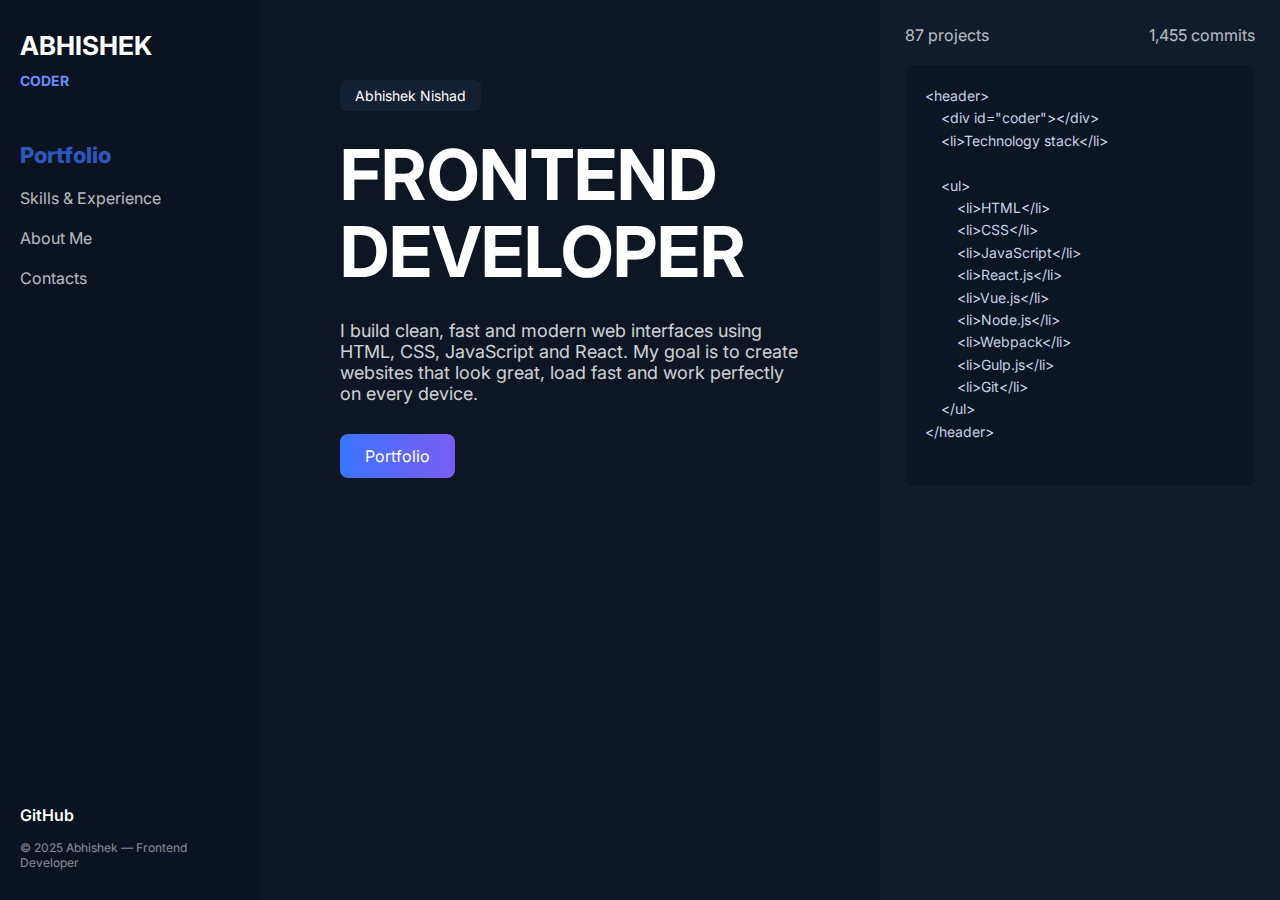
<file: index.html>
<!DOCTYPE html>
<html lang="en">
  <head>
    <meta charset="UTF-8" />
    <meta name="viewport" content="width=device-width, initial-scale=1.0" />
    <title>Frontend Developer Portfolio</title>
    <link rel="stylesheet" href="style.css" />
  </head>

  <body>
    <div class="container">
      <!-- Sidebar -->
      <aside class="sidebar">
        <div class="logo">ABHISHEK<br /><span>CODER</span></div>

        <ul class="menu">
          <li><a href="index.html" class="bold">Portfolio</a></li>
          <li><a href="skill.html">Skills & Experience</a></li>
          <li><a href="about.html">About Me</a></li>
          <li><a href="contact.html">Contacts</a></li>
        </ul>

        <div class="github">GitHub</div>
        <footer class="footer">© 2025 Abhishek — Frontend Developer</footer>
      </aside>

      <!-- Main Section -->
      <main class="main">
        <div class="badge">Abhishek Nishad</div>

        <h1 class="title">
          FRONTEND <br />
          DEVELOPER
        </h1>

        <p class="desc">
          I build clean, fast and modern web interfaces using HTML, CSS,
          JavaScript and React. My goal is to create websites that look great,
          load fast and work perfectly on every device.
        </p>

        <a href="#" class="btn">Portfolio</a>
      </main>

      <!-- Right Code Block -->
      <section class="code-box">
        <div class="stats">
          <span>87 projects</span>
          <span>1,455 commits</span>
        </div>

        <pre class="code">
&lt;header&gt;
    &lt;div id="coder"&gt;&lt;/div&gt;
    &lt;li&gt;Technology stack&lt;/li&gt;

    &lt;ul&gt;
        &lt;li&gt;HTML&lt;/li&gt;
        &lt;li&gt;CSS&lt;/li&gt;
        &lt;li&gt;JavaScript&lt;/li&gt;
        &lt;li&gt;React.js&lt;/li&gt;
        &lt;li&gt;Vue.js&lt;/li&gt;
        &lt;li&gt;Node.js&lt;/li&gt;
        &lt;li&gt;Webpack&lt;/li&gt;
        &lt;li&gt;Gulp.js&lt;/li&gt;
        &lt;li&gt;Git&lt;/li&gt;
    &lt;/ul&gt;
&lt;/header&gt;
      </pre
        >
      </section>
    </div>
  </body>
</html>
</file>
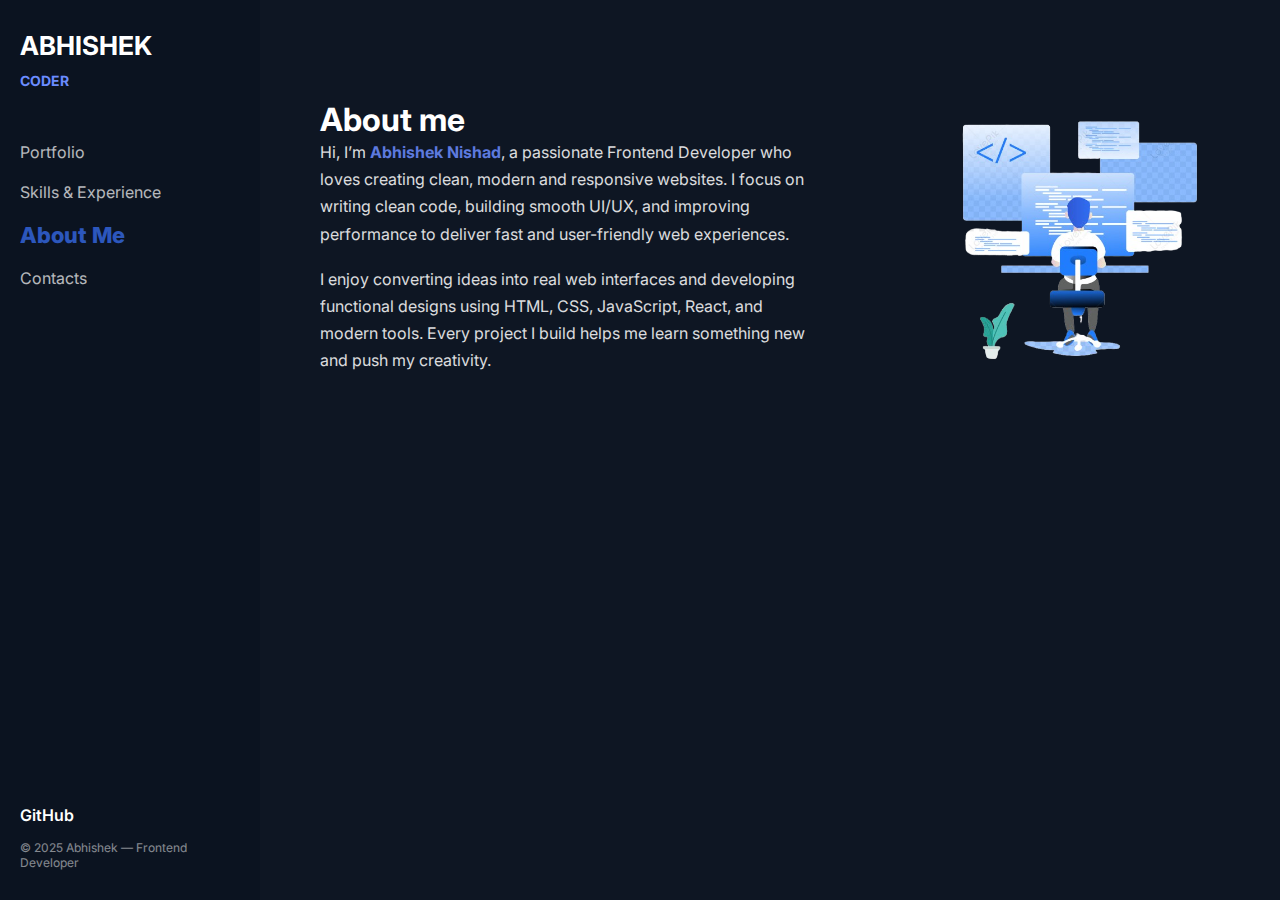
<file: about.html>
<!DOCTYPE html>
<html lang="en">
<head>
  <meta charset="UTF-8">
  <meta name="viewport" content="width=device-width, initial-scale=1.0">
  <title>Document</title>
  <link rel="stylesheet" href="style.css">
</head>
<body>
  <div class="container">
      <!-- Sidebar -->
      <aside class="sidebar">
        <div class="logo">ABHISHEK<br /><span>CODER</span></div>

        <ul class="menu">
          <li><a href="index.html">Portfolio</a></li>
          <li><a href="skill.html">Skills & Experience</a></li>
          <li><a href="about.html" class="bold">About Me</a></li>
          <li><a href="contact.html">Contacts</a></li>
        </ul>

        <div class="github">GitHub</div>
        <footer class="footer">© 2025 Abhishek — Frontend Developer</footer>
      </aside>
      <section>
        <div class="about-content">
          <!-- Left Side Text -->
          <div class="about-text">
            <h1>About me </h1>
            <p>
              Hi, I’m <strong>Abhishek Nishad</strong>, a passionate Frontend
              Developer who loves creating clean, modern and responsive
              websites. I focus on writing clean code, building smooth UI/UX,
              and improving performance to deliver fast and user-friendly web
              experiences.
            </p>

            <p>
              I enjoy converting ideas into real web interfaces and developing
              functional designs using HTML, CSS, JavaScript, React, and modern
              tools. Every project I build helps me learn something new and push
              my creativity.
            </p>
            
          </div>
      </section>
      <section>
        <!-- Right Side Image -->
        <div class="about-image">
            <img src="p.png" alt="Abhishek">
        </div>

      </section>
      </div>
</body>
</html>
</file>
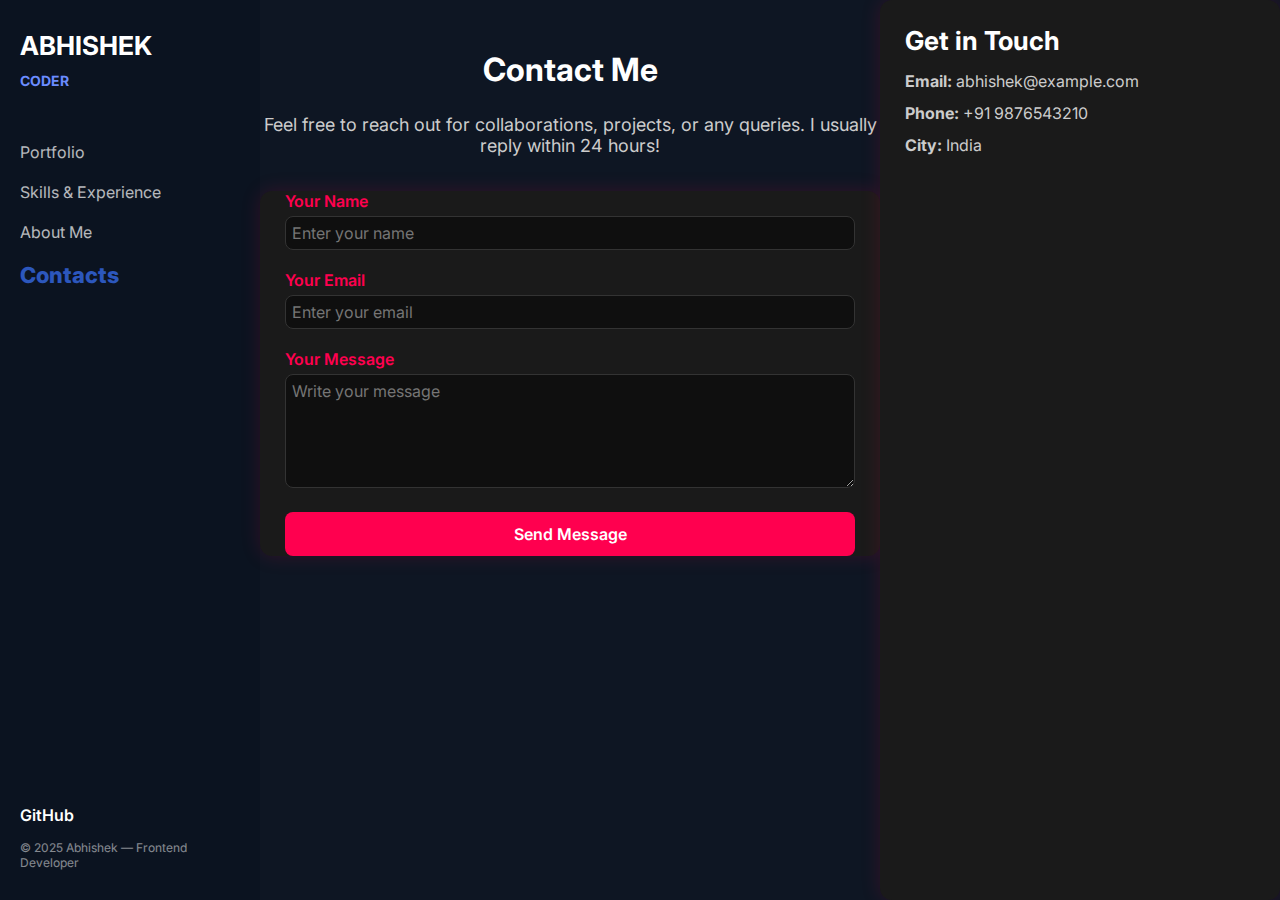
<file: contact.html>
<!DOCTYPE html>
<html lang="en">
  <head>
    <meta charset="UTF-8" />
    <meta name="viewport" content="width=device-width, initial-scale=1.0" />
    <title>Portfolio</title>
    <link rel="stylesheet" href="style.css">
  </head>
  <body>
    <div class="container">
      <!-- Sidebar -->
      <aside class="sidebar">
        <div class="logo">ABHISHEK<br /><span>CODER</span></div>

        <ul class="menu">
          <li><a href="index.html" >Portfolio</a></li>
          <li><a href="skill.html">Skills & Experience</a></li>
          <li><a href="about.html">About Me</a></li>
          <li><a href="contact.html" class="bold">Contacts</a></li>
        </ul>

        <div class="github">GitHub</div>
        <footer class="footer">© 2025 Abhishek — Frontend Developer</footer>
      </aside>

<section class="contact-container">

    <h1 class="section-title">Contact Me</h1>

    <p class="contact-intro">
        Feel free to reach out for collaborations, projects, or any queries.  
        I usually reply within 24 hours!
    </p>

    <div class="contact-wrapper">

        <!-- Contact Form -->
        <form class="contact-form" action="#" method="POST">
            <div class="form-group">
                <label>Your Name</label>
                <input type="text" name="name" required placeholder="Enter your name">
            </div>

            <div class="form-group">
                <label>Your Email</label>
                <input type="email" name="email" required placeholder="Enter your email">
            </div>

            <div class="form-group">
                <label>Your Message</label>
                <textarea name="message" rows="5" required placeholder="Write your message"></textarea>
            </div>

            <button type="submit" class="btn contact-btn">Send Message</button>
        </form>
</section>

        <!-- Right side contact info -->
        <div class="contact-info">
            <h2>Get in Touch</h2>

            <p><strong>Email:</strong> abhishek@example.com</p>
            <p><strong>Phone:</strong> +91 9876543210</p>
            <p><strong>City:</strong> India</p>

           
        </div>
    </div>
  </body>
</html>
</file>
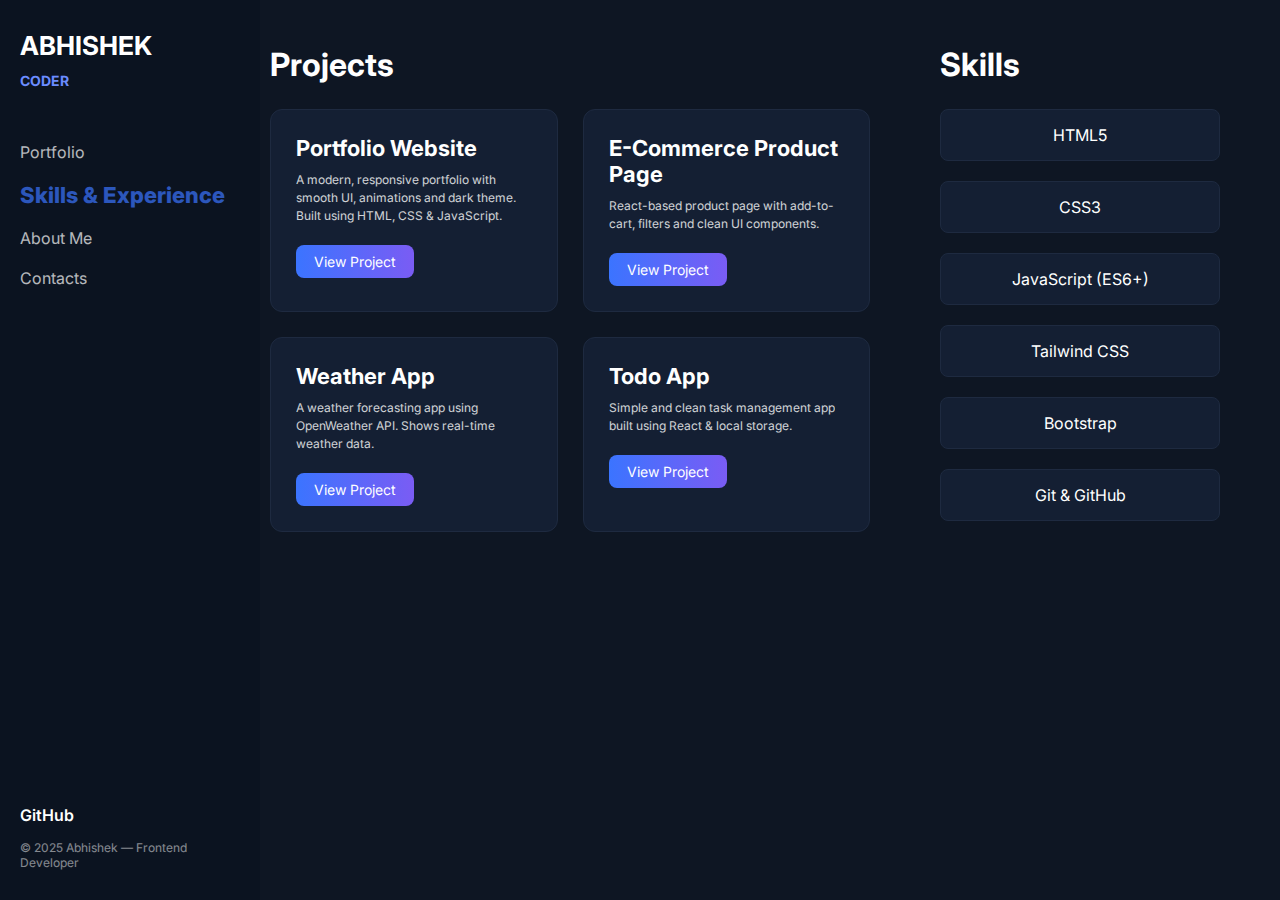
<file: skill.html>
<!DOCTYPE html>
<html lang="en">
  <head>
    <meta charset="UTF-8" />
    <meta name="viewport" content="width=device-width, initial-scale=1.0" />
    <title>Portfolio</title>
    <link rel="stylesheet" href="style.css" />
  </head>
  <body>
    <div class="container">
      <!-- Sidebar -->
      <aside class="sidebar">
        <div class="logo">ABHISHEK<br /><span>CODER</span></div>

        <ul class="menu">
          <li><a href="index.html">Portfolio</a></li>
          <li><a href="skill.html" class="bold">Skills & Experience</a></li>
          <li><a href="about.html">About Me</a></li>
          <li><a href="contact.html">Contacts</a></li>
        </ul>

        <div class="github">GitHub</div>
        <footer class="footer">© 2025 Abhishek — Frontend Developer</footer>
      </aside>
      <!-- Projects Section -->
      <section class="projects-section">
        <h2 class="section-title">Projects</h2>

        <div class="projects-grid">
          <!-- Project 1 -->
          <div class="project-card">
            <h3>Portfolio Website</h3>
            <p>
              A modern, responsive portfolio with smooth UI, animations and dark
              theme. Built using HTML, CSS & JavaScript.
            </p>
            <a href="#" class="project-btn">View Project</a>
          </div>

          <!-- Project 2 -->
          <div class="project-card">
            <h3>E-Commerce Product Page</h3>
            <p>
              React-based product page with add-to-cart, filters and clean UI
              components.
            </p>
            <a href="#" class="project-btn">View Project</a>
          </div>

          <!-- Project 3 -->
          <div class="project-card">
            <h3>Weather App</h3>
            <p>
              A weather forecasting app using OpenWeather API. Shows real-time
              weather data.
            </p>
            <a href="#" class="project-btn">View Project</a>
          </div>

          <!-- Project 4 -->
          <div class="project-card">
            <h3>Todo App</h3>
            <p>
              Simple and clean task management app built using React & local
              storage.
            </p>
            <a href="#" class="project-btn">View Project</a>
          </div>
        </div>
      </section>
      <!-- Skills Section -->
      <section class="skills-section">
        <h2 class="section-title">Skills</h2>

        <div class="skills-grid">
          <div class="skill-card">HTML5</div>
          <div class="skill-card">CSS3</div>
          <div class="skill-card">JavaScript (ES6+)</div>
          <div class="skill-card">Tailwind CSS</div>
          <div class="skill-card">Bootstrap</div>
          <div class="skill-card">Git & GitHub</div>
        </div>
      </section>
    </div>
  </body>
</html>
</file>
<file: style.css>
@import url('https://fonts.googleapis.com/css2?family=Inter:wght@300;400;600;700&display=swap');

* {
  margin: 0;
  padding: 0;
  box-sizing: border-box;
  font-family: "Inter", sans-serif;
}
li a{
  text-decoration: none;
  color: white;

}
li:hover{
  background: #1a2940;
  transform: translateY(-3px);
}

.bold{
  font-size: 22px;
  font-weight: 800;
  color: #3b74ff;
}

body {
  background: #0e1623;
  color: #fff;
}

.container {
  display: grid;
  grid-template-columns: 260px 1fr 400px;
  height: 100vh;
}

/* Sidebar */
.sidebar {
  background: #0b1320;
  padding: 30px 20px;
  display: flex;
  flex-direction: column;
  justify-content: space-between;
}

.logo {
  font-size: 26px;
  font-weight: 700;
  line-height: 1.2;
}

.logo span {
  font-size: 14px;
  color: #6b8cff;
}

.menu {
  list-style: none;
  margin-top: 40px;
}

.menu li {
  padding: 10px 0;
  opacity: 0.7;
  cursor: pointer;
  transition: 0.3s;
}

.menu li:hover {
  opacity: 1;
}

.github {
  margin-top: auto;
  padding: 15px 0;
  font-weight: 600;
}

.footer {
  font-size: 12px;
  opacity: 0.5;
}

/* Main Content */
.main {
  padding: 80px;
}

.badge {
  display: inline-block;
  padding: 7px 15px;
  background: #142033;
  border-radius: 6px;
  font-size: 14px;
  margin-bottom: 25px;
}

.title {
  font-size: 70px;
  font-weight: 700;
  line-height: 1.1;
}

.desc {
  margin: 30px 0;
  font-size: 18px;
  opacity: 0.8;
}

.desc .code {
  color: #ff7f4f;
  font-weight: 700;
}

.btn {
  padding: 12px 25px;
  background: linear-gradient(90deg, #3b74ff, #7a5cf4);
  color: #fff;
  border-radius: 8px;
  text-decoration: none;
  font-size: 16px;
  display: inline-block;
}

/* Right Code Box */
.code-box {
  background: #111b2c;
  padding: 25px;
}

.stats {
  display: flex;
  justify-content: space-between;
  margin-bottom: 20px;
  opacity: 0.7;
}

.code {
  background: #0c1524;
  padding: 20px;
  border-radius: 8px;
  color: #c8d1e8;
  font-size: 14px;
  line-height: 1.6;
}
/* ----------- SECTION TITLE ----------- */
.section-title {
  font-size: 32px;
  margin-bottom: 25px;
  font-weight: 700;
}

/* ----------- SKILLS SECTION ----------- */
.skills-section {
  padding: 45px 60px;
}

.skills-grid {
  display: grid;
  grid-template-columns: repeat(auto-fit, minmax(160px, 1fr));
  gap: 20px;
}

.skill-card {
  background: #141f33;
  padding: 15px 20px;
  border-radius: 8px;
  text-align: center;
  font-size: 16px;
  border: 1px solid #1e2a40;
  transition: 0.3s;
  cursor: default;
}

.skill-card:hover {
  background: #1a2940;
  transform: translateY(-3px);
}
/* ---------- PROJECT SECTION ---------- */
.projects-section {
  padding: 45px 10px;
}

.projects-grid {
  display: grid;
   grid-template-columns: repeat(2,1fr);  /* 2 columns */
  grid-template-rows: repeat(2, auto);  
  gap: 25px;
}

.project-card {
  background: #141f33;
  border: 1px solid #1e2a40;
  padding: 25px;
  border-radius: 12px;
  transition: 0.3s;
}

.project-card:hover {
  background: #1a2940;
  transform: translateY(-5px);
}

.project-card h3 {
  font-size: 22px;
  margin-bottom: 10px;
}

.project-card p {
  opacity: 0.8;
  line-height: 1.5;
  margin-bottom: 20px;
  font-size: 12px;
}

.project-btn {
  display: inline-block;
  padding: 8px 18px;
  border-radius: 8px;
  background: linear-gradient(90deg, #3b74ff, #7a5cf4);
  text-decoration: none;
  color: #fff;
  font-size: 14px;
  transition: 0.3s;
}

.project-btn:hover {
  opacity: 0.85;
}
.projects-right {
  background: #141f33;
  padding:80px 25px;
  border-radius: 12px;
  border: 1px solid #1e2a40;
  height: 100vh;
}

.link-list {
  list-style: none;
  margin-top: 50px;
}

.link-list li {
  margin-bottom: 15px;
}

.link-list a {
  text-decoration: none;
  color: #6b8cff;
  font-size: 16px;
  transition: 0.3s;
}

.link-list a:hover {
  color: #8fa6ff;
  padding-left: 5px;
}
/* About Section */
.about-section {
  padding: 80px 60px;
}

.about-content {
  padding:100px 60px;
  display: grid;
  /* grid-template-columns: 2fr 1fr; left text, right image */
  gap: 40px;
  align-items: center;
}

.about-text p {
  margin-bottom: 18px;
  font-size: 16px;
  opacity: 0.85;
  line-height: 1.7;
}

.about-text strong {
  color: #6b8cff;
}

.about-image img {
  width: 100%;
  padding:100px 60px;
  border-radius: 12px;
  /* border: 2px solid #1e2a40;
  background: #101a2c; */
}
.social-links {
    margin-top: 25px;
    display: flex;
    justify-content: center;
    gap: 25px;
}

.social-links img {
    width: 40px;
    height: 40px;
    transition: 0.3s;
    cursor: pointer;
}
/* -------------------------
   CONTACT PAGE SPECIFIC CSS
--------------------------*/

.contact-container {
    text-align: center;
    padding-top: 50px;
}

.contact-intro {
    max-width: 650px;
    margin: auto;
    margin-bottom: 35px;
    color: #ccc;
    font-size: 18px;
}

/* Wrapper (Form + Contact Box Side-by-Side) */
.contact-wrapper {
    display: flex;
    justify-content: space-between;
    gap: 40px;
    margin-top: 10px;
}

/* -------------------------
   CONTACT FORM
--------------------------*/
.contact-form {
    flex: 1;
    background: #1a1a1a;
    padding: 0px 25px;
    border-radius: 12px;
    box-shadow: 0 0 20px rgba(255, 0, 80, 0.15);
}

.form-group {
    margin-bottom: 20px;
    text-align: left;
}

.form-group label {
    font-weight: 600;
    display: block;
    margin-bottom: 5px;
    color: #ff004f;
}

.form-group input,
.form-group textarea {
    width: 100%;
    padding: 6px;
    background: #0f0f0f;
    border: 1px solid #333;
    color: #fff;
    border-radius: 8px;
    font-size: 16px;
}

.form-group input:focus,
.form-group textarea:focus {
    outline: none;
    border-color: #ff004f;
}

.contact-btn {
    width: 100%;
    text-align: center;
    padding: 12px 20px;
    background: #ff004f;
    color: white;
    font-weight: 600;
    border-radius: 8px;
    border: none;
    cursor: pointer;
    transition: 0.3s;
}

.contact-btn:hover {
    background: #ff2f70;
}

/* -------------------------
   RIGHT SIDE CONTACT INFO BOX
--------------------------*/
.contact-info {
    flex: 1;
    background: #1a1a1a;
    padding: 25px;
    border-radius: 12px;
    box-shadow: 0 0 20px rgba(255, 0, 80, 0.15);
}

.contact-info h2 {
    margin-bottom: 15px;
    font-size: 26px;
}

.contact-info p {
    margin-bottom: 12px;
    font-size: 16px;
    color: #ccc;
}

/* Social Icons (Right Side) */
.contact-social img {
    width: 45px;
    margin: 10px;
    transition: 0.3s;
}

.contact-social img:hover {
    transform: scale(1.12);
}
</file>
